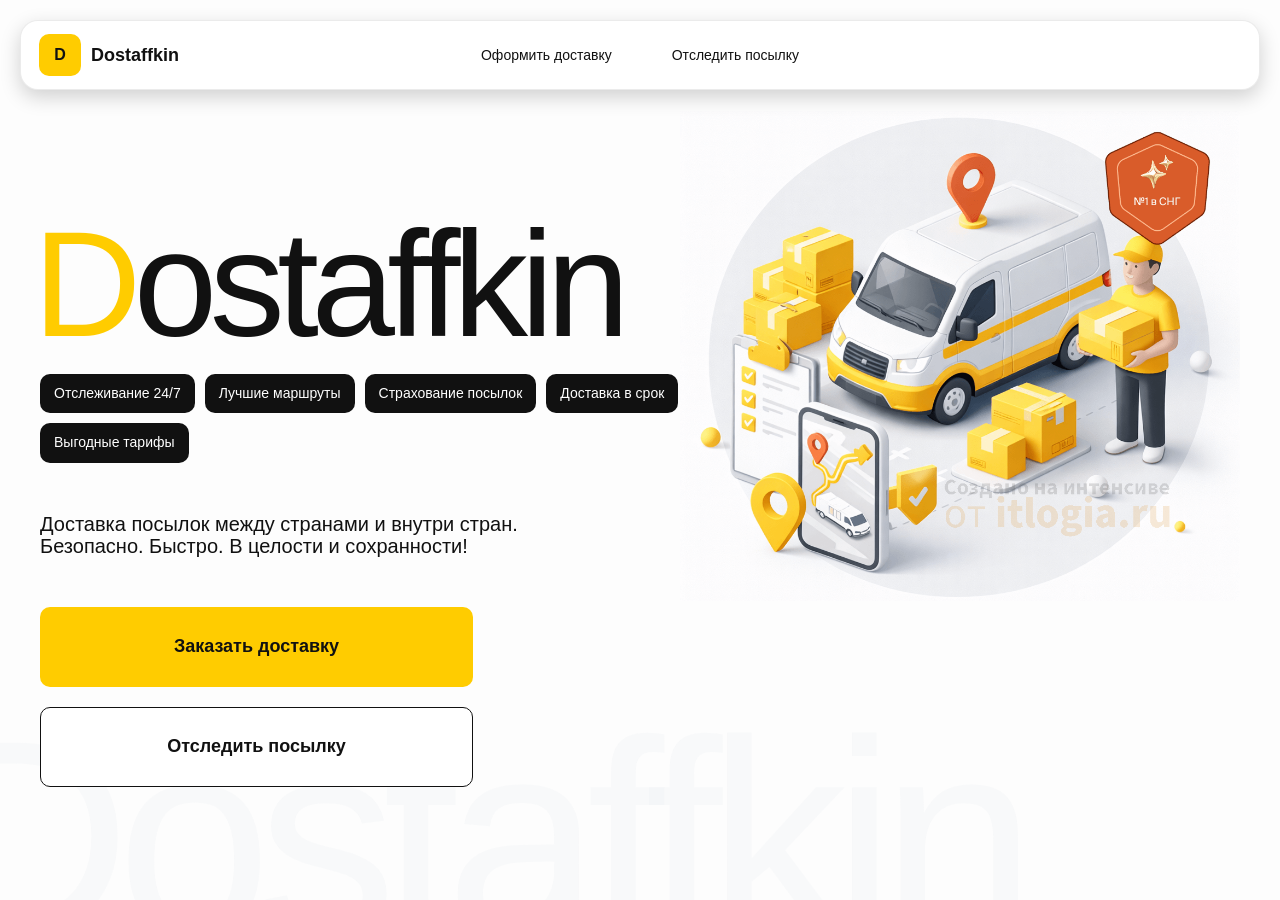
<file: index.html>
<!doctype html>
<html lang="ru">

<head>
    <meta charset="utf-8" />
    <meta name="viewport" content="width=device-width,initial-scale=1,maximum-scale=1,user-scalable=0" />
    <title>Dostaffkin — Доставка посылок между странами и внутри стран. Безопасно. Быстро. В целости и сохранности!
    </title>

    <link href="styles/base.css" rel="stylesheet" />
    <link href="styles/base_adaptive.css" rel="stylesheet" />
    <link href="styles/index.css" rel="stylesheet" />
    <link href="styles/index_adaptive.css" rel="stylesheet" />
</head>

<body>
    <div class="container">
        <header class="header">
            <a class="header-brand" href="#">
                <div class="header-logo">D</div>
                <div class="header-title">Dostaffkin</div>
            </a>
            <nav class="header-menu">
                <a class="header-link" href="./order.html">Оформить <span>доставку</span></a>
                <a class="header-link" href="./track.html">Отследить <span>посылку</span></a>
            </nav>
        </header>
        <main class="main">
            <section class="main-info">
                <div class="main-title">
                    <span>D</span>ostaffkin
                </div>
                <div class="main-features">
                    <div class="main-feature">Отслеживание 24/7</div>
                    <div class="main-feature">Лучшие маршруты</div>
                    <div class="main-feature">Страхование посылок</div>
                    <div class="main-feature">Доставка в срок</div>
                    <div class="main-feature">Выгодные тарифы</div>
                </div>
                <div class="main-description">
                    Доставка посылок между странами и внутри стран.
                    Безопасно. Быстро. В целости и сохранности!
                </div>
                <div class="main-actions">
                    <a class="button" type="button" href="./order.html">Заказать доставку</a>
                    <a class="button button-white" type="button" href="./track.html">Отследить посылку</a>
                </div>
            </section>
            <div class="main-title-ghost">Dostaffkin</div>
            <section class="main-image">
                <img src="images/main-image.png" alt="Main image" />
            </section>
        </main>



    </div>

</body>

</html>
</file>
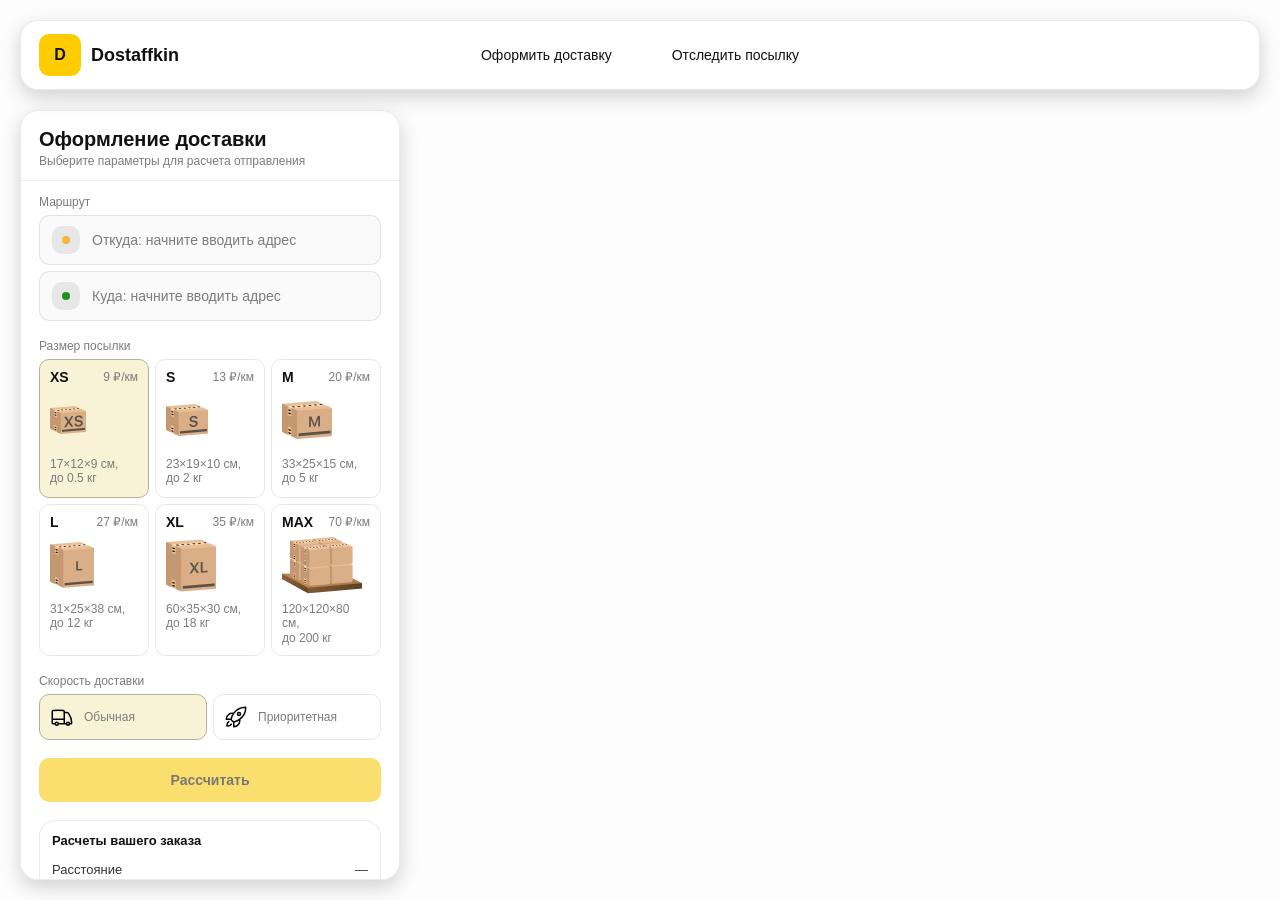
<file: order.html>
<!doctype html>
<html lang="ru">

<head>
    <meta charset="utf-8" />
    <meta name="viewport" content="width=device-width,initial-scale=1,maximum-scale=1,user-scalable=0" />
    <title>Оформление доставки</title>

    <link rel="stylesheet" href="styles/base.css" />
    <link rel="stylesheet" href="styles/base_adaptive.css" />

    <link rel="stylesheet" href="styles/order.css" />
    <link rel="stylesheet" href="styles/order_adaptive.css" />

    <script src="https://testologia.ru/ymc_min.js" data-apikey="68f426b1-2165-4157-8da7-0bf3fcd6a9c4" data-suggest-apikey="c796e11a-9c51-47e4-9d50-71d2059b9d73"></script>
</head>

<body>
    <div id="map"></div>
    <header class="header">
        <a class="header-brand" href="./index.html">
            <div class="header-logo">D</div>
            <div class="header-title">Dostaffkin</div>
        </a>
        <nav class="header-menu">
            <a class="header-link" href="#">Оформить <span>доставку</span></a>
            <a class="header-link" href="./track.html">Отследить <span>посылку</span></a>
        </nav>
    </header>
    <aside class="main" id="sidebar">
        <div class="main-header">
            <div class="main-title">Оформление доставки</div>
            <div class="main-text">Выберите параметры для расчета отправления</div>
        </div>
        <div class="main-content">
            <div class="main-route">

                <div class="main-block-title">Маршрут</div>
                <div class="main-fields">
                    <div class="main-field" id="fromField">
                        <div class="main-pin"></div>
                        <input id="from" placeholder="Откуда: начните вводить адрес" autocomplete="off" />
                        <div class="main-ac" id="fromAc" role="listbox" aria-label="Подсказки адресов"></div>
                    </div>

                    <div class="main-field" id="toField">
                        <div class="main-pin"></div>
                        <input id="to" placeholder="Куда: начните вводить адрес" autocomplete="off" />
                        <div class="main-ac" id="toAc" role="listbox" aria-label="Подсказки адресов"></div>
                    </div>
                </div>
            </div>
            <div class="main-package">
                <div class="main-block-title">Размер посылки</div>

                <div class="main-sizes">
                    <div class="main-size-card is-active" data-value="xs">
                        <div class="main-size-top">
                            <div class="main-size-label">XS</div>
                            <div class="main-size-rate">9 ₽/км</div>
                        </div>
                        <div class="main-size-media">
                            <img src="images/sizes/xs.png" alt="Короб XS" />
                        </div>
                        <div class="main-size-description">17×12×9 см,<br>до 0.5 кг</div>
                    </div>

                    <div class="main-size-card" data-value="s">
                        <div class="main-size-top">
                            <div class="main-size-label">S</div>
                            <div class="main-size-rate">13 ₽/км</div>
                        </div>
                        <div class="main-size-media">
                            <img src="images/sizes/s.png" alt="Короб S" />
                        </div>
                        <div class="main-size-description">23×19×10 см,<br>до 2 кг</div>
                    </div>

                    <div class="main-size-card" data-value="m">
                        <div class="main-size-top">
                            <div class="main-size-label">M</div>
                            <div class="main-size-rate">20 ₽/км</div>
                        </div>
                        <div class="main-size-media">
                            <img src="images/sizes/m.png" alt="Короб M" />
                        </div>
                        <div class="main-size-description">33×25×15 см,<br>до 5 кг</div>
                    </div>

                    <div class="main-size-card" data-value="l">
                        <div class="main-size-top">
                            <div class="main-size-label">L</div>
                            <div class="main-size-rate">27 ₽/км</div>
                        </div>
                        <div class="main-size-media">
                            <img src="images/sizes/l.png" alt="Короб L" />
                        </div>
                        <div class="main-size-description">31×25×38 см,<br>до 12 кг</div>
                    </div>

                    <div class="main-size-card" data-value="xl">
                        <div class="main-size-top">
                            <div class="main-size-label">XL</div>
                            <div class="main-size-rate">35 ₽/км</div>
                        </div>
                        <div class="main-size-media">
                            <img src="images/sizes/xl.png" alt="Короб XL" />
                        </div>
                        <div class="main-size-description">60×35×30 см,<br>до 18 кг</div>
                    </div>

                    <div class="main-size-card" data-value="max">
                        <div class="main-size-top">
                            <div class="main-size-label">MAX</div>
                            <div class="main-size-rate">70 ₽/км</div>
                        </div>
                        <div class="main-size-media main-size-media-palleta">
                            <img src="images/sizes/max.png" alt="Паллета" />
                        </div>
                        <div class="main-size-description">120×120×80 см,<br>до 200 кг</div>
                    </div>
                </div>
            </div>
            <div class="main-speed">
                <div class="main-block-title">Скорость доставки</div>

                <div class="main-speeds">
                    <div class="main-speed-card is-active" data-value="regular">
                        <img class="main-speed-media" src="images/icons/regular.svg" alt="Regular" />
                        <div class="main-speed-description">Обычная</div>
                    </div>
                    <div class="main-speed-card" data-value="fast">
                        <img class="main-speed-media" src="images/icons/fast.svg" alt="Fast" />
                        <div class="main-speed-description">Приоритетная</div>
                    </div>

                </div>
            </div>
            <div class="main-calculate-block">
                <button id="calc" class="button calculate-button" type="button" disabled>Рассчитать</button>
            </div>
            <div class="main-result" id="result">
                <div class="main-result-title">Расчеты вашего заказа</div>
                <div class="main-result-lines">
                    <div class="main-result-line"><span>Расстояние</span><span id="distanceValue">—</span></div>
                    <div class="main-result-line"><span>Доставим через</span><span id="durationValue">—</span></div>
                    <div class="main-result-line"><span>Тариф</span><span id="rateValue">—</span></div>
                </div>
                <div class="main-price">
                    <div class="main-price-label">Итого</div>
                    <div class="main-price-value" id="totalValue">—</div>
                </div>
            </div>
            <div class="main-order-box">
                <div class="main-order-form" id="orderForm">
                    <div class="main-order-title">Оформление доставки</div>
                    <div class="main-block-info-row">
                        <div class="main-block-title">Контакты</div>
                        <div class="order-fields">
                            <div class="main-field">
                                <input id="customerName" placeholder="Ваше имя" autocomplete="off" />
                            </div>
                            <div class="main-field">
                                <input id="customerPhone" placeholder="Ваш телефон" autocomplete="off"
                                    inputmode="tel" />
                            </div>
                        </div>
                    </div>
                    <div class="main-block-info-row extra-info">
                        <div class="main-block-title">Дополнительная информация</div>
                        <div class="main-field textarea">
                            <textarea id="comment" placeholder="Детали доставки и комментарии"></textarea>
                        </div>
                    </div>
                    <button id="submit" class="button main-submit-request" type="button" disabled>Отправить
                        заявку
                    </button>
                </div>

                <div class="main-order-success" id="orderSuccess">
                    <div class="main-success-icon">✓</div>
                    <div class="main-success-title">Заявка отправлена!</div>
                    <div class="main-success-title">Номер отправления – <span id="orderId"></span></div>
                    <div class="main-success-subtitle">Мы скоро свяжемся с вами</div>
                </div>
            </div>
        </div>
    </aside>


    <script src="scripts/order.js"><</script>

</body>

</html>
</file>
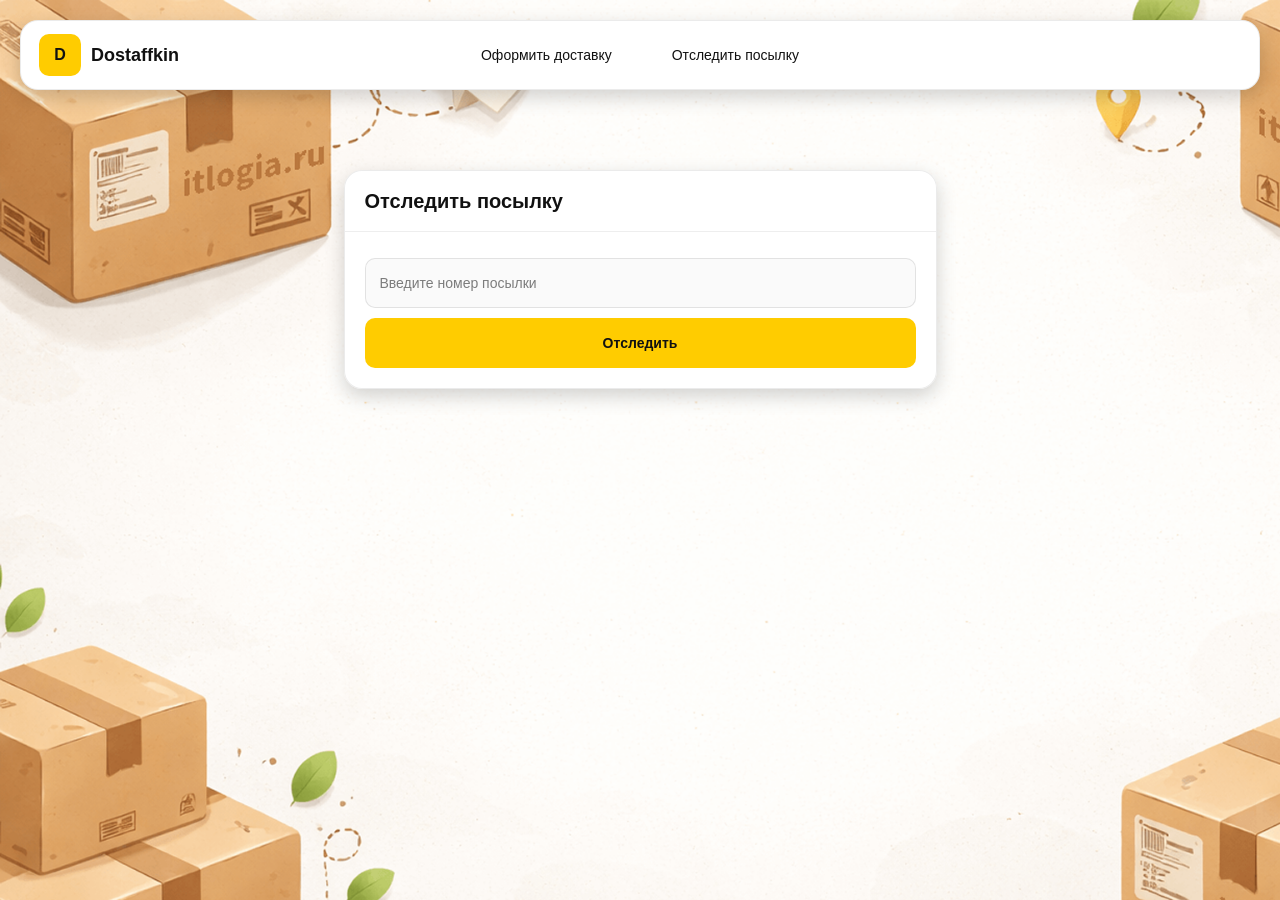
<file: track.html>
<!doctype html>
<html lang="ru">

<head>
    <meta charset="utf-8" />
    <meta name="viewport" content="width=device-width,initial-scale=1,maximum-scale=1,user-scalable=0" />
    <title>Отследить посылку</title>
    <link rel="stylesheet" href="styles/base.css" />
    <link rel="stylesheet" href="styles/base_adaptive.css" />

    <link rel="stylesheet" href="styles/track.css" />
    <link rel="stylesheet" href="styles/track_adaptive.css" />
</head>

<body>
    <div class="container">
        <header class="header">
            <a class="header-brand" href="#">
                <div class="header-logo">D</div>
                <div class="header-title">Dostaffkin</div>
            </a>
            <nav class="header-menu">
                <a class="header-link" href="./order.html">Оформить <span>доставку</span></a>
                <a class="header-link" href="#">Отследить <span>посылку</span></a>
            </nav>
        </header>
        <main class="track-content">
            <section class="track-card track-search">
                <div class="track-title">Отследить посылку</div>
                <div class="track-action">
                    <div class="main-field track-field">
                        <input id="trackNumber" placeholder="Введите номер посылки" autocomplete="off" />
                    </div>
                    <button id="trackButton" class="button track-button" type="button">Отследить</button>
                </div>
            </section>
            <section class="track-card track-result" id="trackResult">
                <div class="track-result-header">
                    <div class="track-id" id="trackIdValue"></div>
                    <div class="track-routes">
                        <div class="track-route">
                            <div class="track-route-pin">
                                <svg xmlns="http://www.w3.org/2000/svg" fill="none" viewBox="0 0 24 24"
                                    stroke-width="1.5" stroke="orange" class="size-6">
                                    <path stroke-linecap="round" stroke-linejoin="round"
                                        d="M15 10.5a3 3 0 1 1-6 0 3 3 0 0 1 6 0Z" />
                                    <path stroke-linecap="round" stroke-linejoin="round"
                                        d="M19.5 10.5c0 7.142-7.5 11.25-7.5 11.25S4.5 17.642 4.5 10.5a7.5 7.5 0 1 1 15 0Z" />
                                </svg>
                            </div>
                            <div class="track-route-address" id="trackFromValue">
                                Откуда: Москва, улица Арбат, 1
                            </div>
                        </div>
                        <div class="track-route track-route-arrow">
                            <svg xmlns="http://www.w3.org/2000/svg" fill="none" viewBox="0 0 24 24" stroke-width="1.5"
                                stroke="currentColor" class="size-6">
                                <path stroke-linecap="round" stroke-linejoin="round"
                                    d="M19.5 13.5 12 21m0 0-7.5-7.5M12 21V3" />
                            </svg>
                        </div>
                        <div class="track-route">
                            <div class="track-route-pin">
                                <svg xmlns="http://www.w3.org/2000/svg" fill="none" viewBox="0 0 24 24"
                                    stroke-width="1.5" stroke="green" class="size-6">
                                    <path stroke-linecap="round" stroke-linejoin="round"
                                        d="M15 10.5a3 3 0 1 1-6 0 3 3 0 0 1 6 0Z" />
                                    <path stroke-linecap="round" stroke-linejoin="round"
                                        d="M19.5 10.5c0 7.142-7.5 11.25-7.5 11.25S4.5 17.642 4.5 10.5a7.5 7.5 0 1 1 15 0Z" />
                                </svg>
                            </div>
                            <div class="track-route-address" id="trackToValue">
                                Куда: Минск, проспект Независимости, 58
                            </div>
                        </div>
                    </div>
                </div>
                <div class="track-info">
                    <div class="track-status-title">Статус данной посылки:</div>
                    <div class="track-status-list" id="trackStatusList">                      

                    </div>
                </div>
            </section>

        </main>



    </div>

    <script src="scripts/track.js"><</script>
</body>

</html>
</file>
<file: styles/base.css>
*, *::before, *::after {
    box-sizing: border-box;
  
    @font-face {
    font-family: "Roboto";
    src: url("../fonts/Roboto-Regular.ttf");
    font-weight: normal;
}

@font-face {
    font-family: "Roboto";
    src: url("../fonts/Roboto-Bold.ttf");
    font-weight: bold;
}

@font-face {
    font-family: "Roboto";
    src: url("../fonts/Roboto-Medium.ttf");
    font-weight: 500;
}
}

html, body {
    margin: 0;
    color: #111111;
    font-family: "Roboto", sans-serif;
}

body {
    background: #FDFDFD;
}

.header {
    border-radius: 18px;
    box-shadow: 0 7px 20px 0 #0000002E;
    backdrop-filter: blur(10px);
    background: #ffffff;
    left: 20px;
    border: 1px solid rgba(0, 0, 0, 0.08);
    position: fixed;
    right: 20px;
    top: 20px;
    padding: 14px 18px;
    height: 70px;
    display: flex;
    align-items: center;
    z-index: 6;
}
.header-brand {
    display: flex;
    align-items: center;
    text-decoration: none;
    gap: 10px;
}

.header-logo {

    width: 42px;
    height: 42px;
    border-radius: 10px;
    background: #FFCC00;
    display: grid;
    place-items: center;
    font-weight: bold;
    color: #111;
}

.header-title {
    font-size: 18px;
    font-weight: bold;
    color: #111111;
    text-decoration: none;
}

.header-menu {
    display: flex;
    align-items: center;
    gap: 60px;
    margin: 0;
    position: absolute;
    left: 50%;
    transform: translateX(-50%);
}

.header-link {
    font-size: 14px;
    color: #111111;
    text-decoration: none;
}

.button {
    border: 0;
    outline: none;
    height: 44px;
    border-radius: 10px;
    font-size: 14px;
    font-weight: bold;
    cursor: pointer;
    font-family: inherit;
    transition: transform .08s ease, opacity .12s ease;
    background: #ffcc00;
    color: #111111;
    text-align: center;
    text-decoration: none;
}

.button:hover {
    background-color: #E5BC19;
}

.button:disabled {
    cursor: not-allowed;
    background-color: #FADE6E;
    color: #787878;
    transform: none;
}

.button.button-white {
    background: #ffffff;
    border: 1px solid #111111;
}

.button.button-white:hover {
    background: rgb(241 241 241);
}
.main-field {
    display: flex;
    align-items: center;
    margin-top: 6px;
    gap: 10px;
    border: 1px solid #1111111A;
    background: #FAFAFA;
    border-radius: 10px;
    padding: 10px 12px;
    position: relative;
    box-sizing: border-box;
    height: 50px;
}

.main-field.textarea {
    height: auto;
}

.main-pin {
    width: 28px;
    height: 28px;
    border-radius: 10px;
    background: rgba(17, 17, 17, 0.08);
    display: grid;
    place-items: center;
    flex: 0 0 auto;
    position: relative;
}

.main-pin::before {
    content: "";
    width: 8px;
    height: 8px;
    border-radius: 999px;
    background: orange;
    opacity: .75;
    display: block;
}

.main-field:last-child .main-pin::before {
    background: green;
    opacity: .85;
}

input, textarea {
    width: 100%;
    border: 0;
    outline: none;
    background: transparent;
    font-size: 14px;
    color: #111111;
    font-family: inherit;
}

textarea {
    resize: vertical;
    min-height: 72px;
    padding: 2px 0;
}

input::placeholder, textarea::placeholder {
    color: #7C7C7C;
}

.main-field:focus-within {
    border-color: rgba(0, 0, 0, 0.20);
    box-shadow: 0 0 0 4px rgba(255, 204, 0, 0.35);
    background: rgba(255, 255, 255, 0.75);
}
}
</file>
<file: styles/base_adaptive.css>
@media (max-width: 767px) {
    .header {
        left: 10px;
        right: 10px;
        top: 10px;
    }

    .header-link span {
        display: none;
    }

    .header-menu {
        gap: 20px;
        justify-content: flex-start;
        margin: 0 0 0 30px;
        position: static;
        transform: none;
    }
}

@media (max-width: 420px) {
    .header-title {
        display: none;
    }
}

@media (max-width: 374px) {
    .header-menu {
        gap: 10px;
        margin: 0 0 0 10px;
    }
}
</file>
<file: styles/index.css>
.container {
    overflow: hidden;
    min-height: 100vh;
}

.main {
    padding: 111px 40px 40px;
    position: relative;
    display: flex;
}

.main-info {
    max-width: 840px;
    width: 100%;
    position: relative;
}

.main-title {
    margin-top: 98px;
    font-weight: 500;
    font-size: 200px;
    line-height: 1;
    letter-spacing: -0.05em;
    color: #111111;
    left: -15px;
    position: relative;
}

.main-title span {
    color: #ffcc00;
}
.main-features {
    margin-top: 15px;
    display: flex;
    flex-wrap: wrap;
    gap: 10px;
}

.main-feature {
    background: #111111;
    color: #ffffff;
    padding: 12px 14px;
    font-weight: 500;
    font-size: 14px;
    line-height: 1.1;
    border-radius: 10px;
}

.main-description {
    margin-top: 50px;
    max-width: 500px;
    font-size: 20px;
    line-height: 1.1;
    color: #111111;
}

.main-actions {
    margin-top: 50px;
    display: flex;
    flex-direction: column;
    gap: 20px;
}

.main-actions .button {
    height: 80px;
    width: 433px;
    font-size: 18px;
    font-weight: bold;
    place-items: center;
    display: grid;
}

.main-title-ghost {
    position: absolute;
    z-index: -1;
    left: -70px;
    bottom: -150px;
    font-weight: 500;
    font-size: 278px;
    line-height: 1;
    letter-spacing: -0.05em;
    color: #ECEDF04D;
}

.main-image {
    width: 1024px;
    top: 100px;
    z-index: -2;
}

.main-image img {
    width: 100%;
    max-width: 1024px;
    height: auto;
    display: block;
}
</file>
<file: styles/index_adaptive.css>
@media (max-width: 1760px) {
    .main-title {
        font-size: 150px;
        left: -7px;
    }

    .main-info {
        max-width: 640px;
    }
}

@media (max-width: 1200px) {
    .main-info {
        max-width: 540px;
    }

    .main {
        padding: 111px 20px 20px;
    }

    .main-title {
        font-size: 120px;
        left: -4px;
    }

    .main-title-ghost {
        font-size: 220px;
    }
}

@media (max-width: 1024px) {
    .main-title {
        margin-top: 30px;
    }

    .main {
        flex-direction: column-reverse;
    }

    .main-image {
        max-width: 350px;
        position: absolute;
        left: 370px;
        top: 370px;
    }

    .main-info {
        max-width: 100%;
    }

    .main-actions {
        gap: 10px;
    }

    .main-actions .button {
        height: 50px;
        font-size: 14px;
        width: auto;
        max-width: 300px;
    }

    .main-description {
        max-width: 350px;
    }
}

@media (max-width: 570px) {
    .main-title {
        font-size: 88px;
    }

    .main-description {
        max-width: 100%
    }

    .main-actions {
       width: 100%;
    }

    .main-actions .button {
        width: 100%;
        max-width: 100%
    }

    .main-image {
        max-width: 650px;
        position: absolute;
        left: 170px;
        top: 70px;
        opacity: 0.2;
    }
}

@media (max-width: 400px) {
    .main-title {
        font-size: 70px;
    }
}
</file>
<file: styles/order.css>
#map {
    position: fixed;
    inset: 0;
}
.main {
    border-radius: 18px;
    box-shadow: 0 7px 20px 0 #0000002E;
    backdrop-filter: blur(10px);
    background: rgba(255, 255, 255, 0.96);
    left: 20px;
    border: 1px solid rgba(0, 0, 0, 0.08);
    position: fixed;
    top: 110px;
    bottom: 20px;
    width: 380px;
    display: flex;
    flex-direction: column;
    overflow: hidden;
    z-index: 5;
}

.main-header {
    padding: 18px 18px 12px 18px;
    border-bottom: 1px solid rgba(0, 0, 0, 0.06);
    display: flex;
    flex-direction: column;
}

.main-title {
    font-size: 20px;
    line-height: 100%;
    font-weight: bold;
}

.main-text {
    font-size: 12px;
    margin-top: 5px;
    color: #7C7C7C;
}

.main-content {
    padding: 14px 18px 18px 18px;
    overflow: auto;
    scrollbar-width: none;
    display: flex;
    flex-direction: column;
    gap: 18px;
    flex: 1;
}

.main-block-title {
    font-size: 12px;
    color: #7C7C7C;
}

.main-route .main-block-title,
.main-package .main-block-title {
    margin-bottom: 6px;
}
.main-sizes {
    display: grid;
    gap: 6px;
    grid-template-columns: repeat(3, 1fr);
}

.main-size-card {
    border: 1px solid #E8E8E7;
    background: #FFFFFF;
    border-radius: 10px;
    padding: 10px;
    cursor: pointer;
    user-select: none;
    transition: transform .08s ease, border-color .12s ease, background .12s ease;
    min-height: 139px;
}

.main-size-card:hover {
    transform: translateY(-1px);
}

.main-size-card.is-active {
    background-color: #F8F2D6;
    border-color: #B7B196;
}

.main-size-top {
    display: flex;
    align-items: center;
    justify-content: space-between;
}

.main-size-label {
    font-weight: bold;
    font-size: 14px;
    color: #111111;
    line-height: 100%;
}

.main-size-rate {
    font-size: 12px;
    color: #7C7C7C;
    line-height: 100%;
}

.main-size-media {
    margin-top: 8px;
    height: 57px;
}

.main-size-description {
    margin-top: 8px;
    font-size: 12px;
    color: #7C7C7C;
    line-height: 1.2;
}
.calculate-button {
    width: 100%;
}
.main-result {
    border: 1px solid rgba(0, 0, 0, 0.08);
    background: rgba(255, 255, 255, 0.75);
    border-radius: 16px;
    padding: 12px;
    line-height: 1.25;
}

.main-result-title {
    font-weight: bold;
    font-size: 13px;
    color: #111111;
    margin-bottom: 13px;
}

.main-result-lines {
    gap: 8px;
    display: flex;
    flex-direction: column;
}

.main-result-line {
    font-size: 13px;
    color: rgba(17, 17, 17, 0.85);
    display: flex;
    justify-content: space-between;
}

.main-price {
    margin-top: 18px;
    padding-top: 10px;
    border-top: 1px dashed rgba(0, 0, 0, 0.12);
    display: flex;
    align-items: baseline;
    justify-content: space-between;
}

.main-price-label {
    font-size: 12px;
    color: rgba(17, 17, 17, 0.55);
}

.main-price-value {
    font-size: 20px;
    font-weight: bold;
    color: #111111;
    letter-spacing: -0.3px;
}
.main-order-box {
    background: #ffffff;
    border: 1px solid #E8E8E7;
    border-radius: 10px;
    padding: 12px;
}

.main-order-title {
    margin-bottom: 8px;
    font-weight: bold;
    font-size: 14px;
    color: #111111;
}

.main-block-info {
    display: flex;
    flex-direction: column;
    gap: 6px;
}

.order-fields {
    display: grid;
    grid-template-columns: 1fr 1fr;
    column-gap: 10px;
    margin-top: 6px;
}

.main-block-info-row.extra-info {
    display: block;
    margin-top: 13px;
}

.main-submit-request {
    width: 100%;
    margin-top: 6px;
}

.main-order-success {
    display: none;
    text-align: center;
    padding: 22px 12px;
    gap: 12px;
}

.main-order-success.is-visible {
    display: flex;
    flex-direction: column;
    align-items: center;
}

.main-success-icon {
    width: 56px;
    height: 56px;
    border-radius: 50%;
    background: #16a34a;
    color: #ffffff;
    display: grid;
    place-items: center;
    font-size: 30px;
}

.main-success-title {
    font-size: 14px;
    font-weight: bold;
    color: #111111;
}

.main-success-subtitle {
    font-size: 12px;
    color: rgba(17, 17, 17, 0.55);
    line-height: 1.3;
}
.main-speed .main-block-title {
    margin-bottom: 6px;
}

.main-speeds {
    display: grid;
    gap: 6px;
    grid-template-columns: repeat(2, 1fr);
}

.main-speed-card {
    border: 1px solid #E8E8E7;
    background: #FFFFFF;
    border-radius: 10px;
    padding: 10px;
    cursor: pointer;
    user-select: none;
    transition: transform .08s ease, border-color .12s ease, background .12s ease;
    display: flex;
    align-items: center;
    gap: 10px;
}

.main-speed-card:hover {
    transform: translateY(-1px);
}

.main-speed-card.is-active {
    background-color: #F8F2D6;
    border-color: #B7B196;
}

.main-speed-description {
    font-size: 12px;
    color: #7C7C7C;
    line-height: 1.2;
}
</file>
<file: styles/order_adaptive.css>
@media (max-width: 767px) {
    .main {
        left: 10px;
        right: 10px;
        top: 50%;
        bottom: 12px;
        width: auto;
        max-width: none;
    }
}

@media (max-width: 420px) {
    .main-sizes {
        grid-template-columns: repeat(2, 1fr);
    }
}
</file>
<file: styles/track.css>
.container {
    background: #F4F4F4 url("../images/track-bg.png");
    background-size: cover;
    min-height: 100vh;
    padding: 170px 0 50px 0;
}
.track-content {
    width: 593px;
    margin: 0 auto;
}
.track-card {
    width: 100%;
    border-radius: 18px;
    box-shadow: 0 7px 20px 0 #0000002E;
    backdrop-filter: blur(10px);
    background: rgba(255, 255, 255, 0.96);
    border: 1px solid rgba(0, 0, 0, 0.08);
}

.track-title {
    font-size: 20px;
    line-height: 100%;
    font-weight: bold;
    border-bottom: 1px solid #EEEEEE;
    padding: 20px;
}

.track-action {
    padding: 20px;
}

.track-button {
    width: 100%;
    height: 50px;
}

.track-field {
    margin-bottom: 10px;
}
.track-result {
    margin-top: 5px;
    display: none;
}

.track-result.is-visible {
    display: block;
}

.track-result-header {
    font-weight: bold;
    font-size: 14px;
    color: #111111;
    padding: 20px;
    border-bottom: 1px solid #EEEEEE;
}

.track-id {
    margin-bottom: 12px;
    font-size: 20px;
}

.track-routes {
    display: flex;
    flex-direction: column;
    gap: 10px;
    font-weight: normal;
}

.track-route {
    display: flex;
    align-items: center;
    gap: 10px;
}

.track-route-pin {
    width: 24px;
    height: 24px;
    flex-shrink: 0;
}

.track-route-arrow {
    padding: 15px 0;
    width: 24px;
    height: 24px;
}

.track-info {
    padding: 20px;
}

.track-status {
    display: flex;
    align-items: center;
    font-size: 12px;
    gap: 10px;
}

.track-status-title {
    font-size: 14px;
    color: #111111;
    margin-bottom: 20px;
}

.track-status-list {
    display: flex;
    flex-direction: column;
    gap: 15px;
}

.track-status-icon {
    width: 40px;
    height: 40px;
    border-radius: 50%;
    background: rgba(17, 17, 17, 0.08);
    display: grid;
    place-items: center;
    flex: 0 0 auto;
}

.track-status.created .track-status-icon {
    background-color: #F1CB00;
}

.track-status.in-way .track-status-icon {
    background-color: #F08A11;
}

.track-status.ready .track-status-icon {
    background-color: #A35D0A;
}

.track-status.done .track-status-icon {
    background-color: #37C93B;
}

.track-status-text {
    display: flex;
    align-items: center;
    justify-content: space-between;
    color: #111111;
    font-size: 12px;
    flex: 1;
}

.track-status-date {
    color: rgba(17, 17, 17, 0.55);
}
</file>
<file: styles/track_adaptive.css>
@media (max-width: 767px) {
    .container {
        padding: 130px 0 50px 0;
    }

    .track-content {
        width: 100%;
        padding-left: 10px;
        padding-right: 10px;
    }

    .track-result-header {
        padding: 20px;
    }
}
</file>
